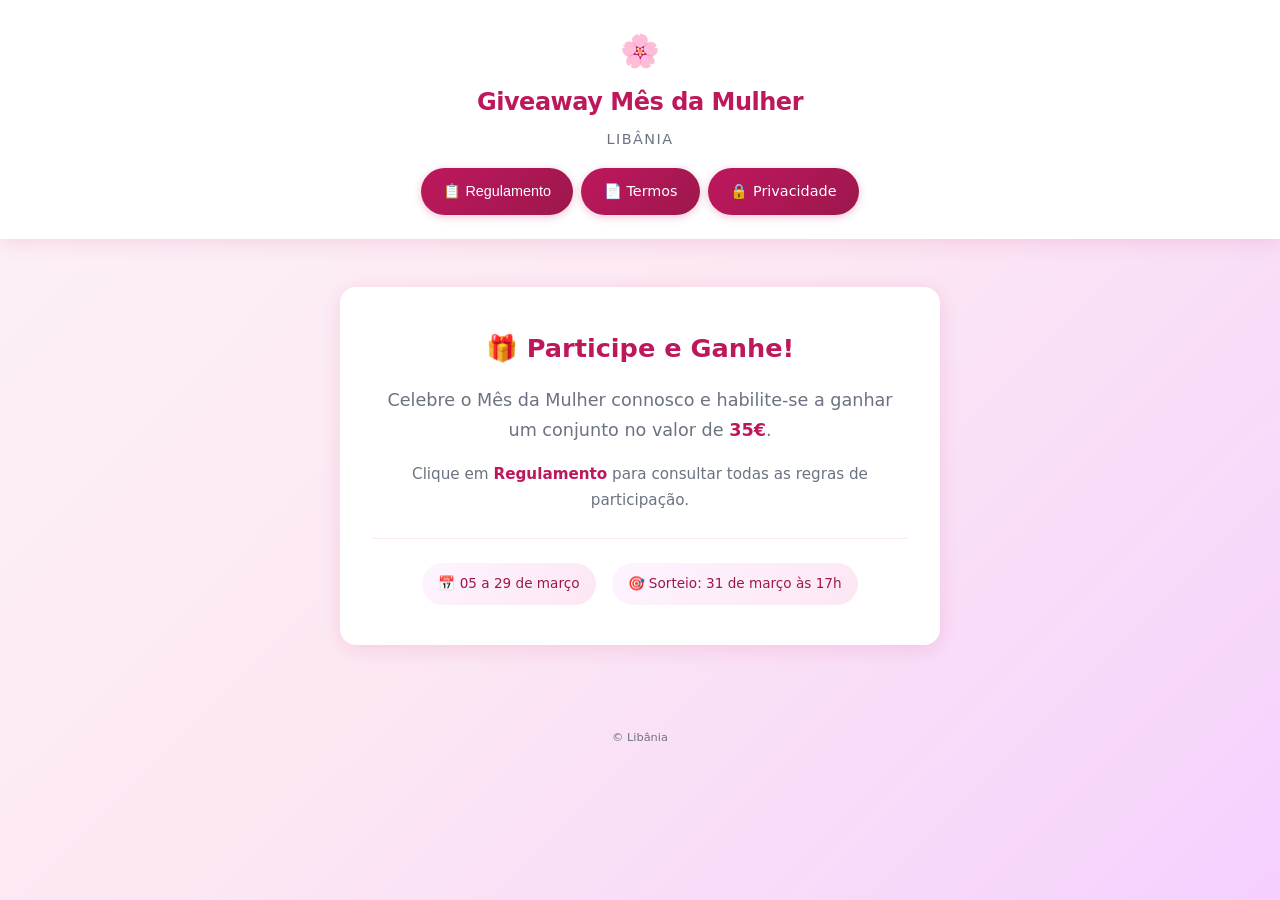
<file: index.html>
<!doctype html>
<html lang="pt">
<head>
  <meta charset="utf-8" />
  <meta name="viewport" content="width=device-width,initial-scale=1" />
  <title>Giveaway Mês da Mulher – Libânia</title>
  <link rel="stylesheet" href="assets/css/style.css">
</head>
<body>
  <header class="site-header">
    <div class="container">
      <div class="header-brand">
        <span class="brand-icon">🌸</span>
        <h1>Giveaway Mês da Mulher</h1>
        <span class="brand-sub">Libânia</span>
      </div>
      <nav class="main-nav">
        <button id="open-regulamento" class="btn">📋 Regulamento</button>
        <a class="btn" href="termos-e-condicoes.html">📄 Termos</a>
        <a class="btn" href="politica-de-privacidade.html">🔒 Privacidade</a>
      </nav>
    </div>
  </header>

  <main class="container intro">
    <div class="intro-card">
      <h2>🎁 Participe e Ganhe!</h2>
      <p>Celebre o Mês da Mulher connosco e habilite-se a ganhar um conjunto no valor de <strong>35€</strong>.</p>
      <p class="intro-cta">Clique em <strong>Regulamento</strong> para consultar todas as regras de participação.</p>
      <div class="intro-dates">
        <span>📅 05 a 29 de março</span>
        <span>🎯 Sorteio: 31 de março às 17h</span>
      </div>
    </div>
  </main>

  <footer class="container footer">
    <small>© Libânia</small>
  </footer>

  <!-- Modal -->
  <div id="modal" class="modal" aria-hidden="true">
    <div class="modal-overlay" id="modal-overlay"></div>
    <div class="modal-panel" role="dialog" aria-modal="true" aria-labelledby="modal-title">
      <header class="modal-header">
        <h2 id="modal-title">Regulamento do Passatempo</h2>
        <button id="modal-close" class="modal-close" aria-label="Fechar">×</button>
      </header>
      <div class="modal-body-wrap">
        <aside class="modal-menu" id="modal-menu"></aside>
        <section class="modal-body" id="modal-content"></section>
      </div>
    </div>
  </div>

  <script src="assets/js/script.js"></script>
</body>
</html>
</file>
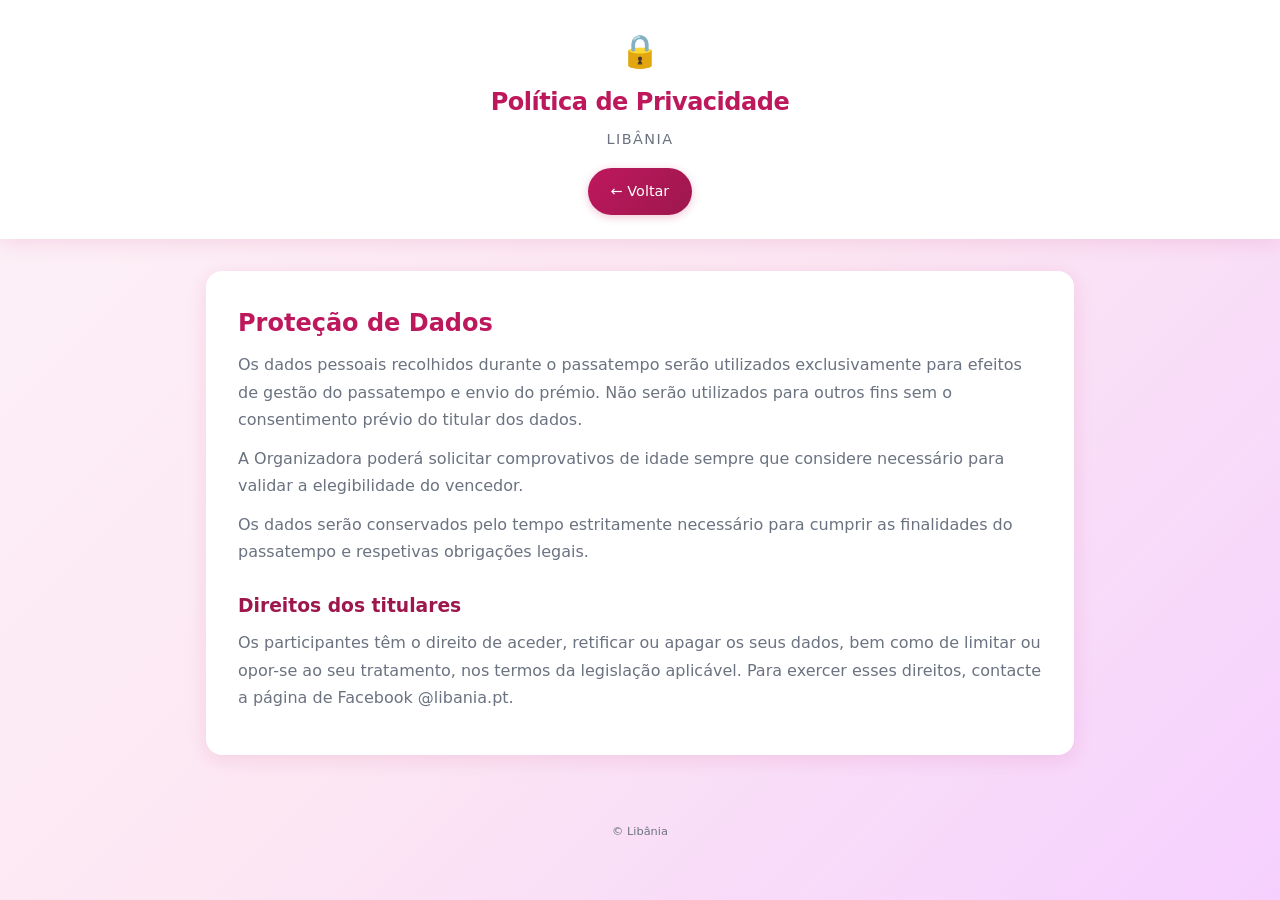
<file: politica-de-privacidade.html>
<!doctype html>
<html lang="pt">
<head>
  <meta charset="utf-8" />
  <meta name="viewport" content="width=device-width,initial-scale=1" />
  <title>Política de Privacidade – Libânia</title>
  <link rel="stylesheet" href="assets/css/style.css">
</head>
<body>
  <header class="site-header">
    <div class="container">
      <div class="header-brand">
        <span class="brand-icon">🔒</span>
        <h1>Política de Privacidade</h1>
        <span class="brand-sub">Libânia</span>
      </div>
      <nav class="main-nav">
        <a class="btn" href="index.html">← Voltar</a>
      </nav>
    </div>
  </header>

  <main class="container content">
    <article>
      <h2>Proteção de Dados</h2>
      <p>Os dados pessoais recolhidos durante o passatempo serão utilizados exclusivamente para efeitos de gestão do passatempo e envio do prémio. Não serão utilizados para outros fins sem o consentimento prévio do titular dos dados.</p>
      <p>A Organizadora poderá solicitar comprovativos de idade sempre que considere necessário para validar a elegibilidade do vencedor.</p>
      <p>Os dados serão conservados pelo tempo estritamente necessário para cumprir as finalidades do passatempo e respetivas obrigações legais.</p>
      <h3>Direitos dos titulares</h3>
      <p>Os participantes têm o direito de aceder, retificar ou apagar os seus dados, bem como de limitar ou opor-se ao seu tratamento, nos termos da legislação aplicável. Para exercer esses direitos, contacte a página de Facebook @libania.pt.</p>
    </article>
  </main>

  <footer class="container footer">
    <small>© Libânia</small>
  </footer>
</body>
</html>
</file>
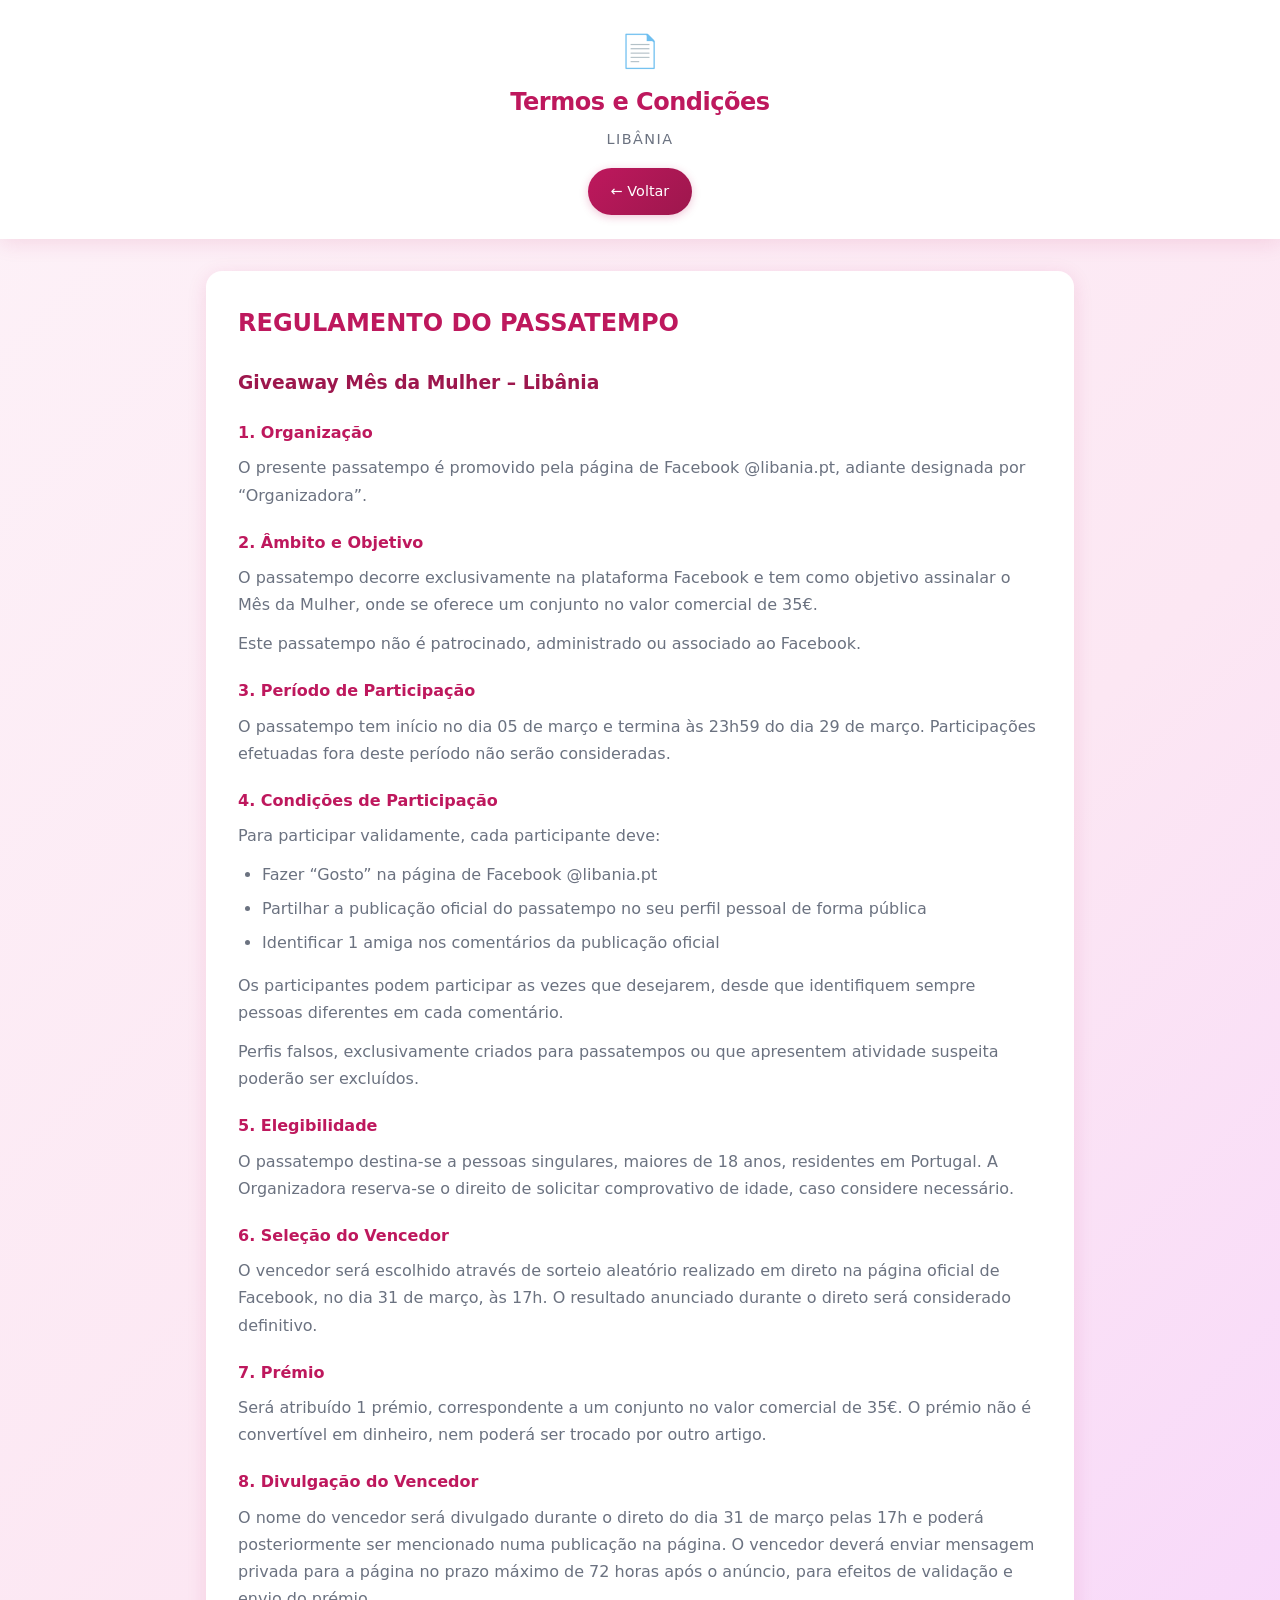
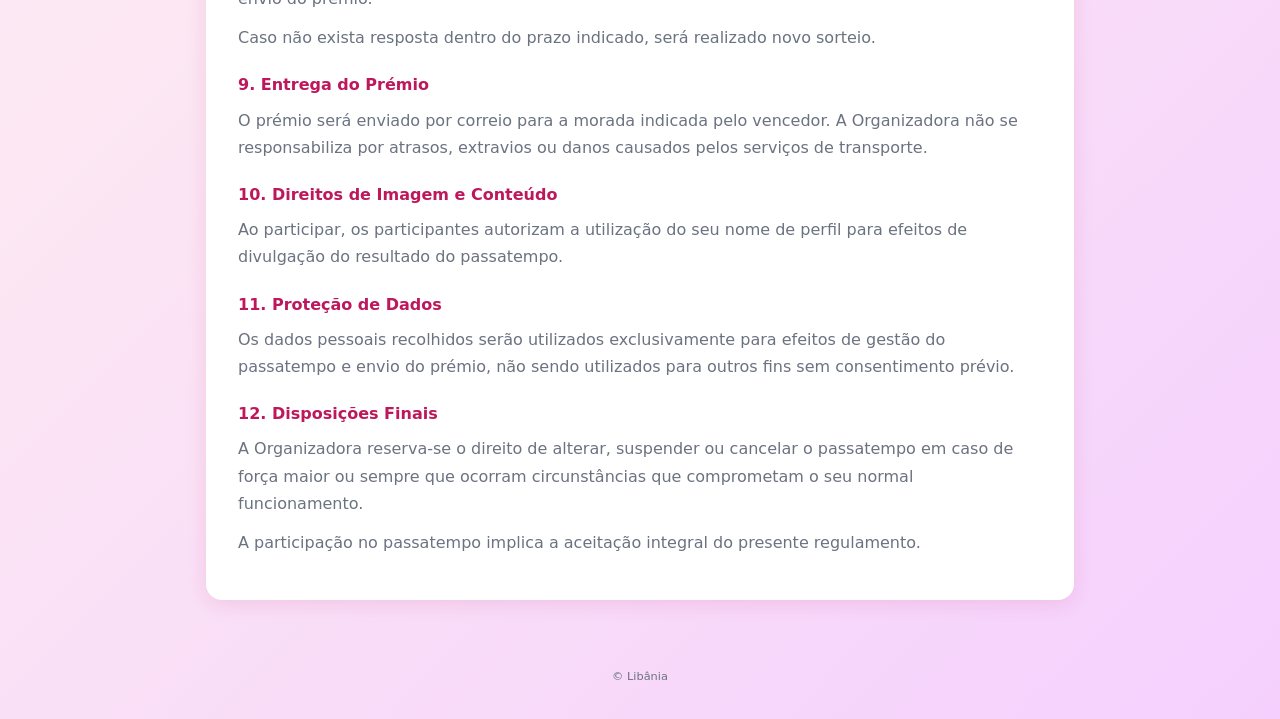
<file: termos-e-condicoes.html>
<!doctype html>
<html lang="pt">
<head>
  <meta charset="utf-8" />
  <meta name="viewport" content="width=device-width,initial-scale=1" />
  <title>Termos e Condições – Giveaway Libânia</title>
  <link rel="stylesheet" href="assets/css/style.css">
</head>
<body>
  <header class="site-header">
    <div class="container">
      <div class="header-brand">
        <span class="brand-icon">📄</span>
        <h1>Termos e Condições</h1>
        <span class="brand-sub">Libânia</span>
      </div>
      <nav class="main-nav">
        <a class="btn" href="index.html">← Voltar</a>
      </nav>
    </div>
  </header>

  <main class="container content">
    <article>
      <h2>REGULAMENTO DO PASSATEMPO</h2>
      <h3>Giveaway Mês da Mulher – Libânia</h3>

      <h4>1. Organização</h4>
      <p>O presente passatempo é promovido pela página de Facebook @libania.pt, adiante designada por “Organizadora”.</p>

      <h4>2. Âmbito e Objetivo</h4>
      <p>O passatempo decorre exclusivamente na plataforma Facebook e tem como objetivo assinalar o Mês da Mulher, onde se oferece um conjunto no valor comercial de 35€.</p>
      <p>Este passatempo não é patrocinado, administrado ou associado ao Facebook.</p>

      <h4>3. Período de Participação</h4>
      <p>O passatempo tem início no dia 05 de março e termina às 23h59 do dia 29 de março. Participações efetuadas fora deste período não serão consideradas.</p>

      <h4>4. Condições de Participação</h4>
      <p>Para participar validamente, cada participante deve:</p>
      <ul>
        <li>Fazer “Gosto” na página de Facebook @libania.pt</li>
        <li>Partilhar a publicação oficial do passatempo no seu perfil pessoal de forma pública</li>
        <li>Identificar 1 amiga nos comentários da publicação oficial</li>
      </ul>
      <p>Os participantes podem participar as vezes que desejarem, desde que identifiquem sempre pessoas diferentes em cada comentário.</p>
      <p>Perfis falsos, exclusivamente criados para passatempos ou que apresentem atividade suspeita poderão ser excluídos.</p>

      <h4>5. Elegibilidade</h4>
      <p>O passatempo destina-se a pessoas singulares, maiores de 18 anos, residentes em Portugal. A Organizadora reserva-se o direito de solicitar comprovativo de idade, caso considere necessário.</p>

      <h4>6. Seleção do Vencedor</h4>
      <p>O vencedor será escolhido através de sorteio aleatório realizado em direto na página oficial de Facebook, no dia 31 de março, às 17h. O resultado anunciado durante o direto será considerado definitivo.</p>

      <h4>7. Prémio</h4>
      <p>Será atribuído 1 prémio, correspondente a um conjunto no valor comercial de 35€. O prémio não é convertível em dinheiro, nem poderá ser trocado por outro artigo.</p>

      <h4>8. Divulgação do Vencedor</h4>
      <p>O nome do vencedor será divulgado durante o direto do dia 31 de março pelas 17h e poderá posteriormente ser mencionado numa publicação na página. O vencedor deverá enviar mensagem privada para a página no prazo máximo de 72 horas após o anúncio, para efeitos de validação e envio do prémio.</p>
      <p>Caso não exista resposta dentro do prazo indicado, será realizado novo sorteio.</p>

      <h4>9. Entrega do Prémio</h4>
      <p>O prémio será enviado por correio para a morada indicada pelo vencedor. A Organizadora não se responsabiliza por atrasos, extravios ou danos causados pelos serviços de transporte.</p>

      <h4>10. Direitos de Imagem e Conteúdo</h4>
      <p>Ao participar, os participantes autorizam a utilização do seu nome de perfil para efeitos de divulgação do resultado do passatempo.</p>

      <h4>11. Proteção de Dados</h4>
      <p>Os dados pessoais recolhidos serão utilizados exclusivamente para efeitos de gestão do passatempo e envio do prémio, não sendo utilizados para outros fins sem consentimento prévio.</p>

      <h4>12. Disposições Finais</h4>
      <p>A Organizadora reserva-se o direito de alterar, suspender ou cancelar o passatempo em caso de força maior ou sempre que ocorram circunstâncias que comprometam o seu normal funcionamento.</p>
      <p>A participação no passatempo implica a aceitação integral do presente regulamento.</p>
    </article>
  </main>

  <footer class="container footer">
    <small>© Libânia</small>
  </footer>
</body>
</html>
</file>
<file: assets/css/style.css>
:root {
  --bg: linear-gradient(135deg, #fdf2f8 0%, #fce7f3 50%, #f5d0fe 100%);
  --panel: #ffffff;
  --accent: #be185d;
  --accent-light: #f9a8d4;
  --accent-dark: #9d174d;
  --text: #1f2937;
  --text-light: #6b7280;
  --shadow: 0 4px 20px rgba(190, 24, 93, 0.12);
  --shadow-lg: 0 10px 40px rgba(190, 24, 93, 0.18);
  --radius: 16px;
}

* {
  box-sizing: border-box;
  margin: 0;
  padding: 0;
}

body {
  font-family: 'Segoe UI', system-ui, -apple-system, sans-serif;
  line-height: 1.7;
  color: var(--text);
  background: var(--bg);
  min-height: 100vh;
}

.container {
  max-width: 900px;
  margin: 0 auto;
  padding: 1.5rem;
}

/* Header */
.site-header {
  background: var(--panel);
  box-shadow: var(--shadow);
  position: sticky;
  top: 0;
  z-index: 50;
}

.site-header .container {
  display: flex;
  flex-direction: column;
  align-items: center;
  gap: 1rem;
  padding: 1.5rem;
}

.header-brand {
  display: flex;
  flex-direction: column;
  align-items: center;
  gap: 0.25rem;
}

.brand-icon {
  font-size: 2rem;
}

.site-header h1 {
  font-size: 1.5rem;
  font-weight: 700;
  color: var(--accent);
  text-align: center;
  letter-spacing: -0.02em;
  margin: 0;
}

.brand-sub {
  font-size: 0.9rem;
  color: var(--text-light);
  font-weight: 500;
  letter-spacing: 0.1em;
  text-transform: uppercase;
}

.main-nav {
  display: flex;
  flex-wrap: wrap;
  justify-content: center;
  gap: 0.5rem;
}

.main-nav .btn {
  background: linear-gradient(135deg, var(--accent) 0%, var(--accent-dark) 100%);
  color: #fff;
  border: none;
  padding: 0.7rem 1.4rem;
  border-radius: 50px;
  cursor: pointer;
  text-decoration: none;
  font-size: 0.9rem;
  font-weight: 500;
  transition: all 0.3s ease;
  box-shadow: 0 2px 8px rgba(190, 24, 93, 0.25);
}

.main-nav .btn:hover {
  transform: translateY(-2px);
  box-shadow: 0 4px 16px rgba(190, 24, 93, 0.35);
}

/* Intro */
.intro {
  text-align: center;
  padding: 3rem 1.5rem;
}

.intro-card {
  background: var(--panel);
  padding: 2.5rem 2rem;
  border-radius: var(--radius);
  box-shadow: var(--shadow);
  max-width: 600px;
  margin: 0 auto;
}

.intro-card h2 {
  font-size: 1.6rem;
  color: var(--accent);
  margin-bottom: 1rem;
}

.intro p {
  font-size: 1.1rem;
  color: var(--text-light);
  margin-bottom: 0.75rem;
}

.intro strong {
  color: var(--accent);
}

.intro-cta {
  margin-top: 1rem;
  font-size: 0.95rem !important;
}

.intro-dates {
  display: flex;
  flex-wrap: wrap;
  justify-content: center;
  gap: 1rem;
  margin-top: 1.5rem;
  padding-top: 1.5rem;
  border-top: 1px solid #fce7f3;
}

.intro-dates span {
  background: linear-gradient(135deg, #fdf4ff 0%, #fce7f3 100%);
  padding: 0.6rem 1rem;
  border-radius: 50px;
  font-size: 0.85rem;
  color: var(--accent-dark);
  font-weight: 500;
}

/* Footer */
.footer {
  padding: 2rem 0;
  text-align: center;
  color: var(--text-light);
  font-size: 0.85rem;
}

/* Modal */
.modal {
  display: none;
  position: fixed;
  inset: 0;
  z-index: 100;
}

.modal.open {
  display: block;
}

.modal-overlay {
  position: absolute;
  inset: 0;
  background: rgba(0, 0, 0, 0.5);
  backdrop-filter: blur(4px);
}

.modal-panel {
  position: fixed;
  left: 50%;
  top: 50%;
  transform: translate(-50%, -50%);
  width: min(950px, 92%);
  max-height: 85vh;
  background: var(--panel);
  border-radius: var(--radius);
  overflow: hidden;
  display: flex;
  flex-direction: column;
  box-shadow: var(--shadow-lg);
}

.modal-header {
  display: flex;
  align-items: center;
  justify-content: space-between;
  padding: 1.25rem 1.5rem;
  background: linear-gradient(135deg, var(--accent) 0%, var(--accent-dark) 100%);
  color: #fff;
}

.modal-header h2 {
  font-size: 1.2rem;
  font-weight: 600;
}

.modal-close {
  background: rgba(255,255,255,0.2);
  border: 0;
  font-size: 1.5rem;
  line-height: 1;
  cursor: pointer;
  color: #fff;
  width: 36px;
  height: 36px;
  border-radius: 50%;
  transition: background 0.2s;
}

.modal-close:hover {
  background: rgba(255,255,255,0.3);
}

.modal-body-wrap {
  display: flex;
  flex: 1;
  min-height: 0;
  overflow: hidden;
}

.modal-menu {
  width: 240px;
  border-right: 1px solid #f3e8ff;
  padding: 1rem 0.75rem;
  overflow-y: auto;
  background: #fdf4ff;
  flex-shrink: 0;
}

.modal-menu button {
  display: block;
  width: 100%;
  text-align: left;
  padding: 0.75rem 1rem;
  border: 0;
  background: none;
  border-radius: 10px;
  margin-bottom: 0.25rem;
  cursor: pointer;
  color: var(--text);
  font-size: 0.85rem;
  transition: all 0.2s;
}

.modal-menu button:hover {
  background: #fce7f3;
}

.modal-menu button.active {
  background: var(--accent);
  color: #fff;
  font-weight: 500;
}

.modal-body {
  padding: 1.5rem;
  overflow-y: auto;
  flex: 1;
}

.modal-body h3 {
  color: var(--accent);
  margin-bottom: 1rem;
  font-size: 1.1rem;
}

.modal-body p {
  margin-bottom: 0.75rem;
  color: var(--text-light);
}

/* Content pages */
.content {
  padding: 2rem 1rem;
}

.content article {
  background: var(--panel);
  padding: 2rem;
  border-radius: var(--radius);
  box-shadow: var(--shadow);
}

.content h2 {
  color: var(--accent);
  margin-bottom: 0.5rem;
}

.content h3 {
  color: var(--accent-dark);
  margin: 1.5rem 0 0.5rem;
}

.content h4 {
  color: var(--accent);
  margin: 1.25rem 0 0.5rem;
  font-size: 1rem;
}

.content p {
  color: var(--text-light);
  margin-bottom: 0.75rem;
}

.content ul {
  margin: 0.5rem 0 1rem 1.5rem;
  color: var(--text-light);
}

.content li {
  margin-bottom: 0.4rem;
}

/* Mobile Responsive */
@media (max-width: 768px) {
  .site-header .container {
    padding: 1rem;
  }

  .brand-icon {
    font-size: 1.5rem;
  }

  .site-header h1 {
    font-size: 1.2rem;
  }

  .brand-sub {
    font-size: 0.75rem;
  }

  .main-nav .btn {
    padding: 0.6rem 1rem;
    font-size: 0.8rem;
  }

  .intro {
    padding: 2rem 1rem;
  }

  .intro-card {
    padding: 1.5rem;
  }

  .intro-card h2 {
    font-size: 1.3rem;
  }

  .intro p {
    font-size: 1rem;
  }

  .intro-dates {
    flex-direction: column;
    gap: 0.5rem;
  }

  .intro-dates span {
    font-size: 0.8rem;
  }

  .modal-panel {
    width: 95%;
    max-height: 90vh;
    border-radius: 12px;
  }

  .modal-header {
    padding: 1rem;
  }

  .modal-header h2 {
    font-size: 1rem;
  }

  .modal-body-wrap {
    flex-direction: column;
  }

  .modal-menu {
    width: 100%;
    display: flex;
    gap: 0.5rem;
    overflow-x: auto;
    padding: 0.75rem;
    border-right: none;
    border-bottom: 1px solid #f3e8ff;
    flex-shrink: 0;
  }

  .modal-menu button {
    flex-shrink: 0;
    white-space: nowrap;
    padding: 0.5rem 0.75rem;
    font-size: 0.75rem;
  }

  .modal-body {
    padding: 1rem;
  }

  .content article {
    padding: 1.25rem;
  }
}

@media (max-width: 480px) {
  .site-header h1 {
    font-size: 1rem;
  }

  .main-nav {
    gap: 0.4rem;
  }

  .main-nav .btn {
    padding: 0.5rem 0.8rem;
    font-size: 0.7rem;
  }

  .intro-card h2 {
    font-size: 1.1rem;
  }

  .intro p {
    font-size: 0.9rem;
  }
}
</file>
